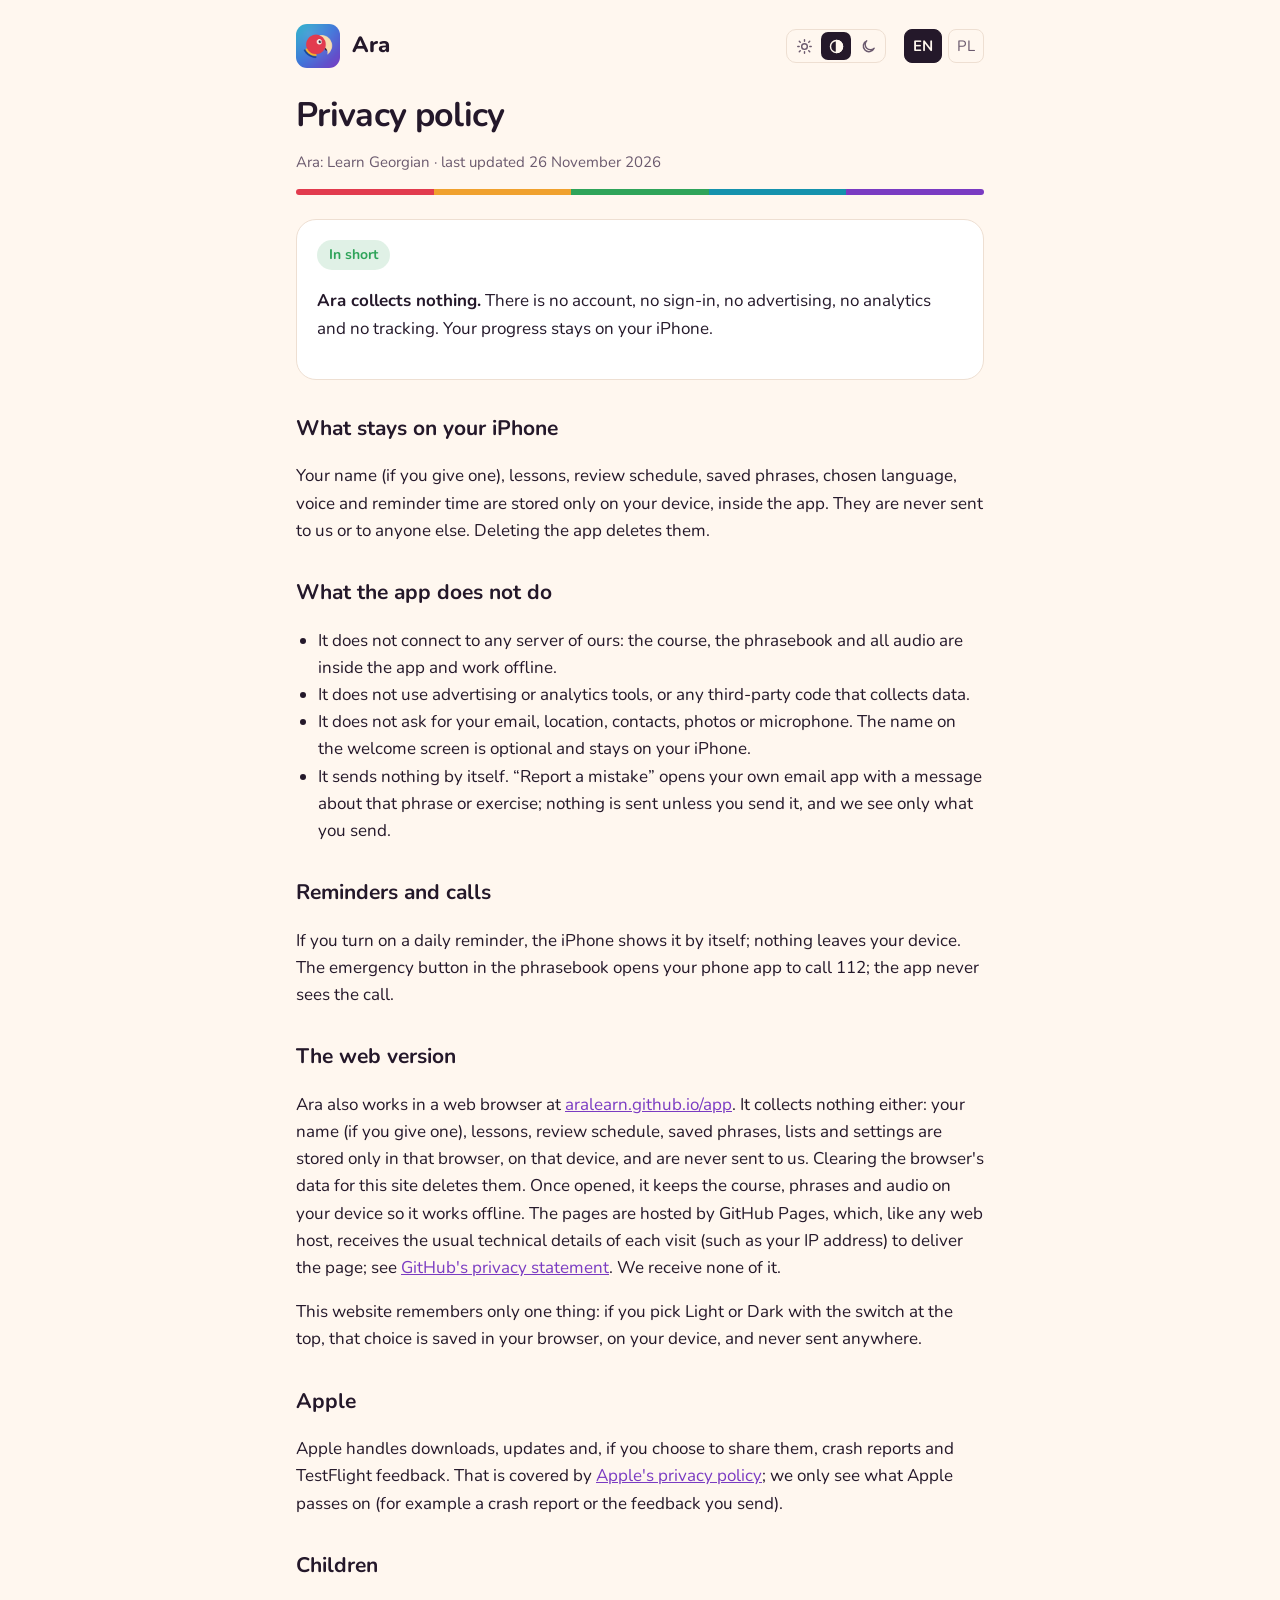
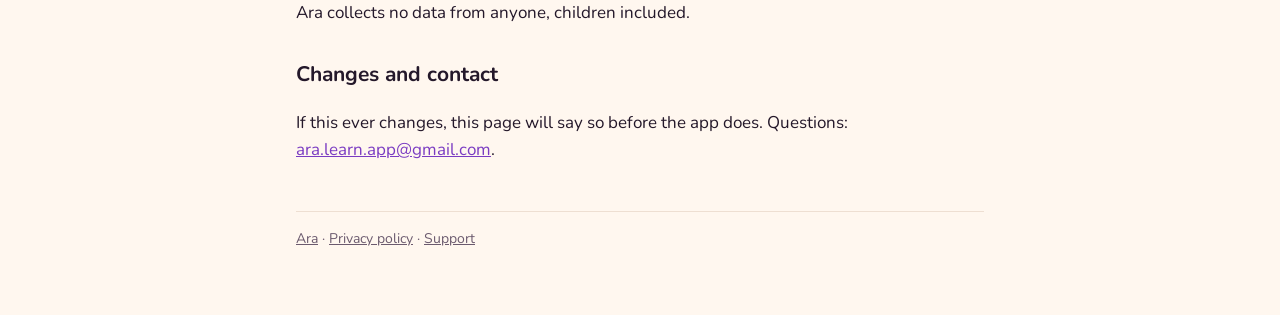
<file: privacy.html>
<!doctype html>
<html lang="en">
<head>
<meta charset="utf-8">
<meta name="viewport" content="width=device-width, initial-scale=1">
<title>Ara · Privacy</title>
<meta name="description" content="Ara: Learn Georgian collects no data. Your progress stays on your device.">
<link rel="alternate" hreflang="en" href="https://aralearn.github.io/privacy">
<link rel="alternate" hreflang="pl" href="https://aralearn.github.io/pl/privacy">
<link rel="icon" href="/favicon.png">
<link rel="apple-touch-icon" href="/apple-touch-icon.png">
<link rel="preconnect" href="https://fonts.googleapis.com">
<link rel="stylesheet" href="https://fonts.googleapis.com/css2?family=Nunito:wght@400;700;800&display=swap">
<script>(function(){var d=document.documentElement;try{var t=localStorage.getItem("ara-theme");if(t==="light"||t==="dark")d.setAttribute("data-theme",t)}catch(e){}d.classList.add("can-theme")})();</script>
<link rel="stylesheet" href="/style.css">
<script src="/site.js" defer></script>
</head>
<body>
<div class="wrap">
<header class="top">
  <a href="/"><img src="/icon.png" alt=""><span class="name">Ara</span></a>
  <div class="theme" role="group" aria-label="Theme"><button type="button" data-theme-choice="light" aria-pressed="false" aria-label="Light" title="Light"><svg viewBox="0 0 24 24" aria-hidden="true"><circle cx="12" cy="12" r="4"/><path d="M12 2.5v2M12 19.5v2M4.6 4.6L6 6M18 18l1.4 1.4M2.5 12h2M19.5 12h2M4.6 19.4L6 18M18 6l1.4-1.4"/></svg></button><button type="button" data-theme-choice="system" aria-pressed="false" aria-label="Automatic (follows your device)" title="Automatic (follows your device)"><svg viewBox="0 0 24 24" aria-hidden="true"><circle cx="12" cy="12" r="8.5"/><path d="M12 3.5v17a8.5 8.5 0 0 0 0-17z" fill="currentColor"/></svg></button><button type="button" data-theme-choice="dark" aria-pressed="false" aria-label="Dark" title="Dark"><svg viewBox="0 0 24 24" aria-hidden="true"><path d="M20 14.5A8 8 0 1 1 9.5 4a6.5 6.5 0 0 0 10.5 10.5z"/></svg></button></div>
  <nav class="lang" aria-label="Language"><a href="/privacy" hreflang="en" lang="en" aria-current="page">EN</a><a href="/pl/privacy" hreflang="pl" lang="pl">PL</a></nav>
</header>

<main>
<section>
<h1>Privacy policy</h1>
<p class="muted">Ara: Learn Georgian · last updated 26 November 2026</p>
<div class="stripe"></div>
<div class="card">
  <span class="pill">In short</span>
  <p><strong>Ara collects nothing.</strong> There is no account, no sign-in, no advertising, no analytics and no tracking. Your progress stays on your iPhone.</p>
</div>
<h2>What stays on your iPhone</h2>
<p>Your name (if you give one), lessons, review schedule, saved phrases, chosen language, voice and reminder time are stored only on your device, inside the app. They are never sent to us or to anyone else. Deleting the app deletes them.</p>
<h2>What the app does not do</h2>
<ul>
  <li>It does not connect to any server of ours: the course, the phrasebook and all audio are inside the app and work offline.</li>
  <li>It does not use advertising or analytics tools, or any third-party code that collects data.</li>
  <li>It does not ask for your email, location, contacts, photos or microphone. The name on the welcome screen is optional and stays on your iPhone.</li>
  <li>It sends nothing by itself. “Report a mistake” opens your own email app with a message about that phrase or exercise; nothing is sent unless you send it, and we see only what you send.</li>
</ul>
<h2>Reminders and calls</h2>
<p>If you turn on a daily reminder, the iPhone shows it by itself; nothing leaves your device. The emergency button in the phrasebook opens your phone app to call 112; the app never sees the call.</p>
<h2>The web version</h2>
<p>Ara also works in a web browser at <a href="/app/">aralearn.github.io/app</a>. It collects nothing either: your name (if you give one), lessons, review schedule, saved phrases, lists and settings are stored only in that browser, on that device, and are never sent to us. Clearing the browser's data for this site deletes them. Once opened, it keeps the course, phrases and audio on your device so it works offline. The pages are hosted by GitHub Pages, which, like any web host, receives the usual technical details of each visit (such as your IP address) to deliver the page; see <a href="https://docs.github.com/site-policy/privacy-policies/github-general-privacy-statement">GitHub's privacy statement</a>. We receive none of it.</p>
<p>This website remembers only one thing: if you pick Light or Dark with the switch at the top, that choice is saved in your browser, on your device, and never sent anywhere.</p>
<h2>Apple</h2>
<p>Apple handles downloads, updates and, if you choose to share them, crash reports and TestFlight feedback. That is covered by <a href="https://www.apple.com/legal/privacy/">Apple's privacy policy</a>; we only see what Apple passes on (for example a crash report or the feedback you send).</p>
<h2>Children</h2>
<p>Ara collects no data from anyone, children included.</p>
<h2>Changes and contact</h2>
<p>If this ever changes, this page will say so before the app does. Questions: <a href="mailto:ara.learn.app@gmail.com">ara.learn.app@gmail.com</a>.</p>
</section>
</main>
<footer>
  <a href="/">Ara</a> · <a href="/privacy">Privacy policy</a> · <a href="/support">Support</a>
</footer>
</div>
</body>
</html>
</file>
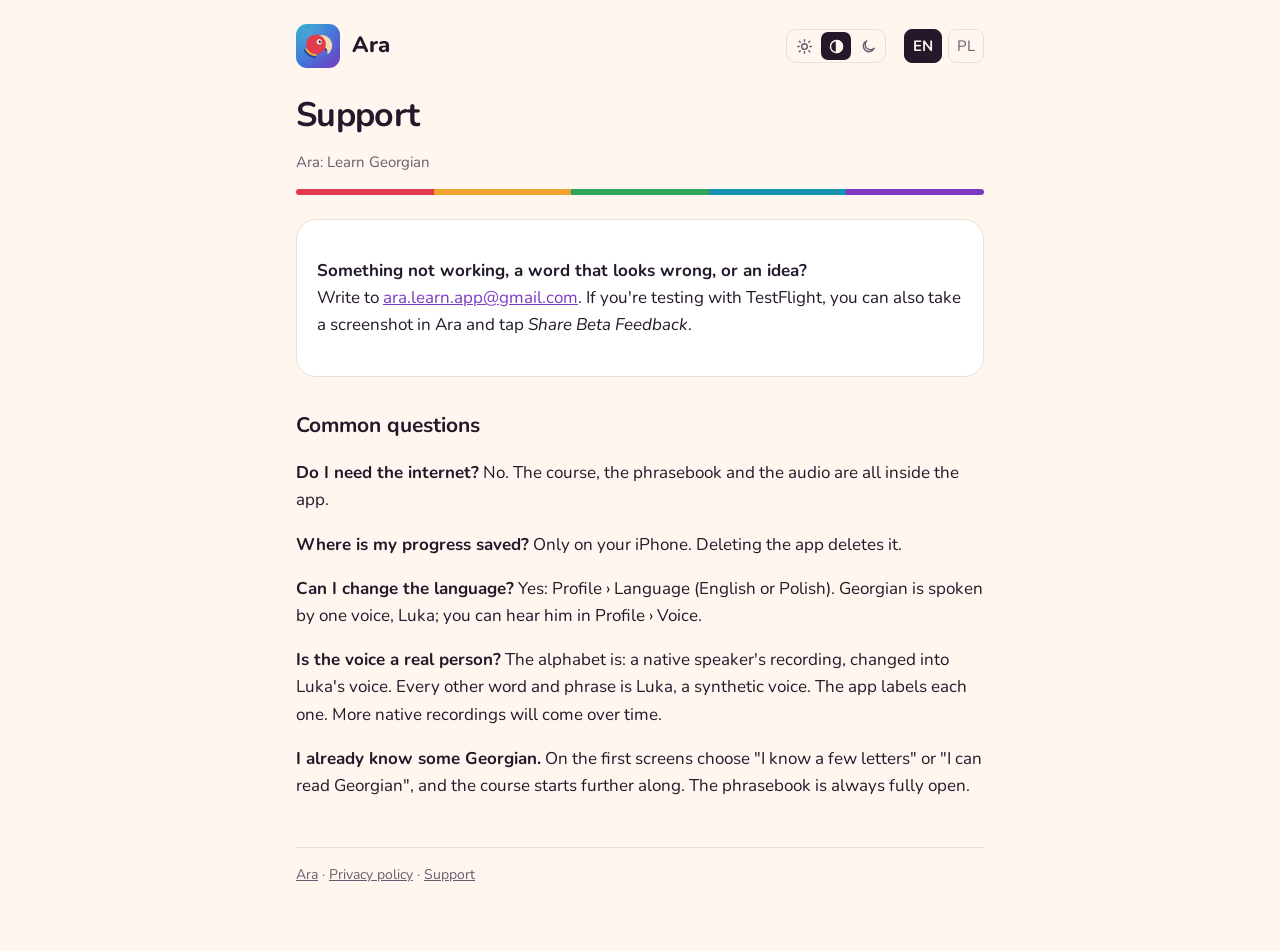
<file: support.html>
<!doctype html>
<html lang="en">
<head>
<meta charset="utf-8">
<meta name="viewport" content="width=device-width, initial-scale=1">
<title>Ara · Support</title>
<meta name="description" content="Help and contact for Ara: Learn Georgian.">
<link rel="alternate" hreflang="en" href="https://aralearn.github.io/support">
<link rel="alternate" hreflang="pl" href="https://aralearn.github.io/pl/support">
<link rel="icon" href="/favicon.png">
<link rel="apple-touch-icon" href="/apple-touch-icon.png">
<link rel="preconnect" href="https://fonts.googleapis.com">
<link rel="stylesheet" href="https://fonts.googleapis.com/css2?family=Nunito:wght@400;700;800&display=swap">
<script>(function(){var d=document.documentElement;try{var t=localStorage.getItem("ara-theme");if(t==="light"||t==="dark")d.setAttribute("data-theme",t)}catch(e){}d.classList.add("can-theme")})();</script>
<link rel="stylesheet" href="/style.css">
<script src="/site.js" defer></script>
</head>
<body>
<div class="wrap">
<header class="top">
  <a href="/"><img src="/icon.png" alt=""><span class="name">Ara</span></a>
  <div class="theme" role="group" aria-label="Theme"><button type="button" data-theme-choice="light" aria-pressed="false" aria-label="Light" title="Light"><svg viewBox="0 0 24 24" aria-hidden="true"><circle cx="12" cy="12" r="4"/><path d="M12 2.5v2M12 19.5v2M4.6 4.6L6 6M18 18l1.4 1.4M2.5 12h2M19.5 12h2M4.6 19.4L6 18M18 6l1.4-1.4"/></svg></button><button type="button" data-theme-choice="system" aria-pressed="false" aria-label="Automatic (follows your device)" title="Automatic (follows your device)"><svg viewBox="0 0 24 24" aria-hidden="true"><circle cx="12" cy="12" r="8.5"/><path d="M12 3.5v17a8.5 8.5 0 0 0 0-17z" fill="currentColor"/></svg></button><button type="button" data-theme-choice="dark" aria-pressed="false" aria-label="Dark" title="Dark"><svg viewBox="0 0 24 24" aria-hidden="true"><path d="M20 14.5A8 8 0 1 1 9.5 4a6.5 6.5 0 0 0 10.5 10.5z"/></svg></button></div>
  <nav class="lang" aria-label="Language"><a href="/support" hreflang="en" lang="en" aria-current="page">EN</a><a href="/pl/support" hreflang="pl" lang="pl">PL</a></nav>
</header>

<main>
<section>
<h1>Support</h1>
<p class="muted">Ara: Learn Georgian</p>
<div class="stripe"></div>
<div class="card">
  <p><strong>Something not working, a word that looks wrong, or an idea?</strong><br>
  Write to <a href="mailto:ara.learn.app@gmail.com">ara.learn.app@gmail.com</a>. If you're testing with TestFlight, you can also take a screenshot in Ara and tap <em>Share Beta Feedback</em>.</p>
</div>
<h2>Common questions</h2>
<p><strong>Do I need the internet?</strong> No. The course, the phrasebook and the audio are all inside the app.</p>
<p><strong>Where is my progress saved?</strong> Only on your iPhone. Deleting the app deletes it.</p>
<p><strong>Can I change the language?</strong> Yes: Profile › Language (English or Polish). Georgian is spoken by one voice, Luka; you can hear him in Profile › Voice.</p>
<p><strong>Is the voice a real person?</strong> The alphabet is: a native speaker's recording, changed into Luka's voice. Every other word and phrase is Luka, a synthetic voice. The app labels each one. More native recordings will come over time.</p>
<p><strong>I already know some Georgian.</strong> On the first screens choose "I know a few letters" or "I can read Georgian", and the course starts further along. The phrasebook is always fully open.</p>
</section>
</main>
<footer>
  <a href="/">Ara</a> · <a href="/privacy">Privacy policy</a> · <a href="/support">Support</a>
</footer>
</div>
</body>
</html>
</file>
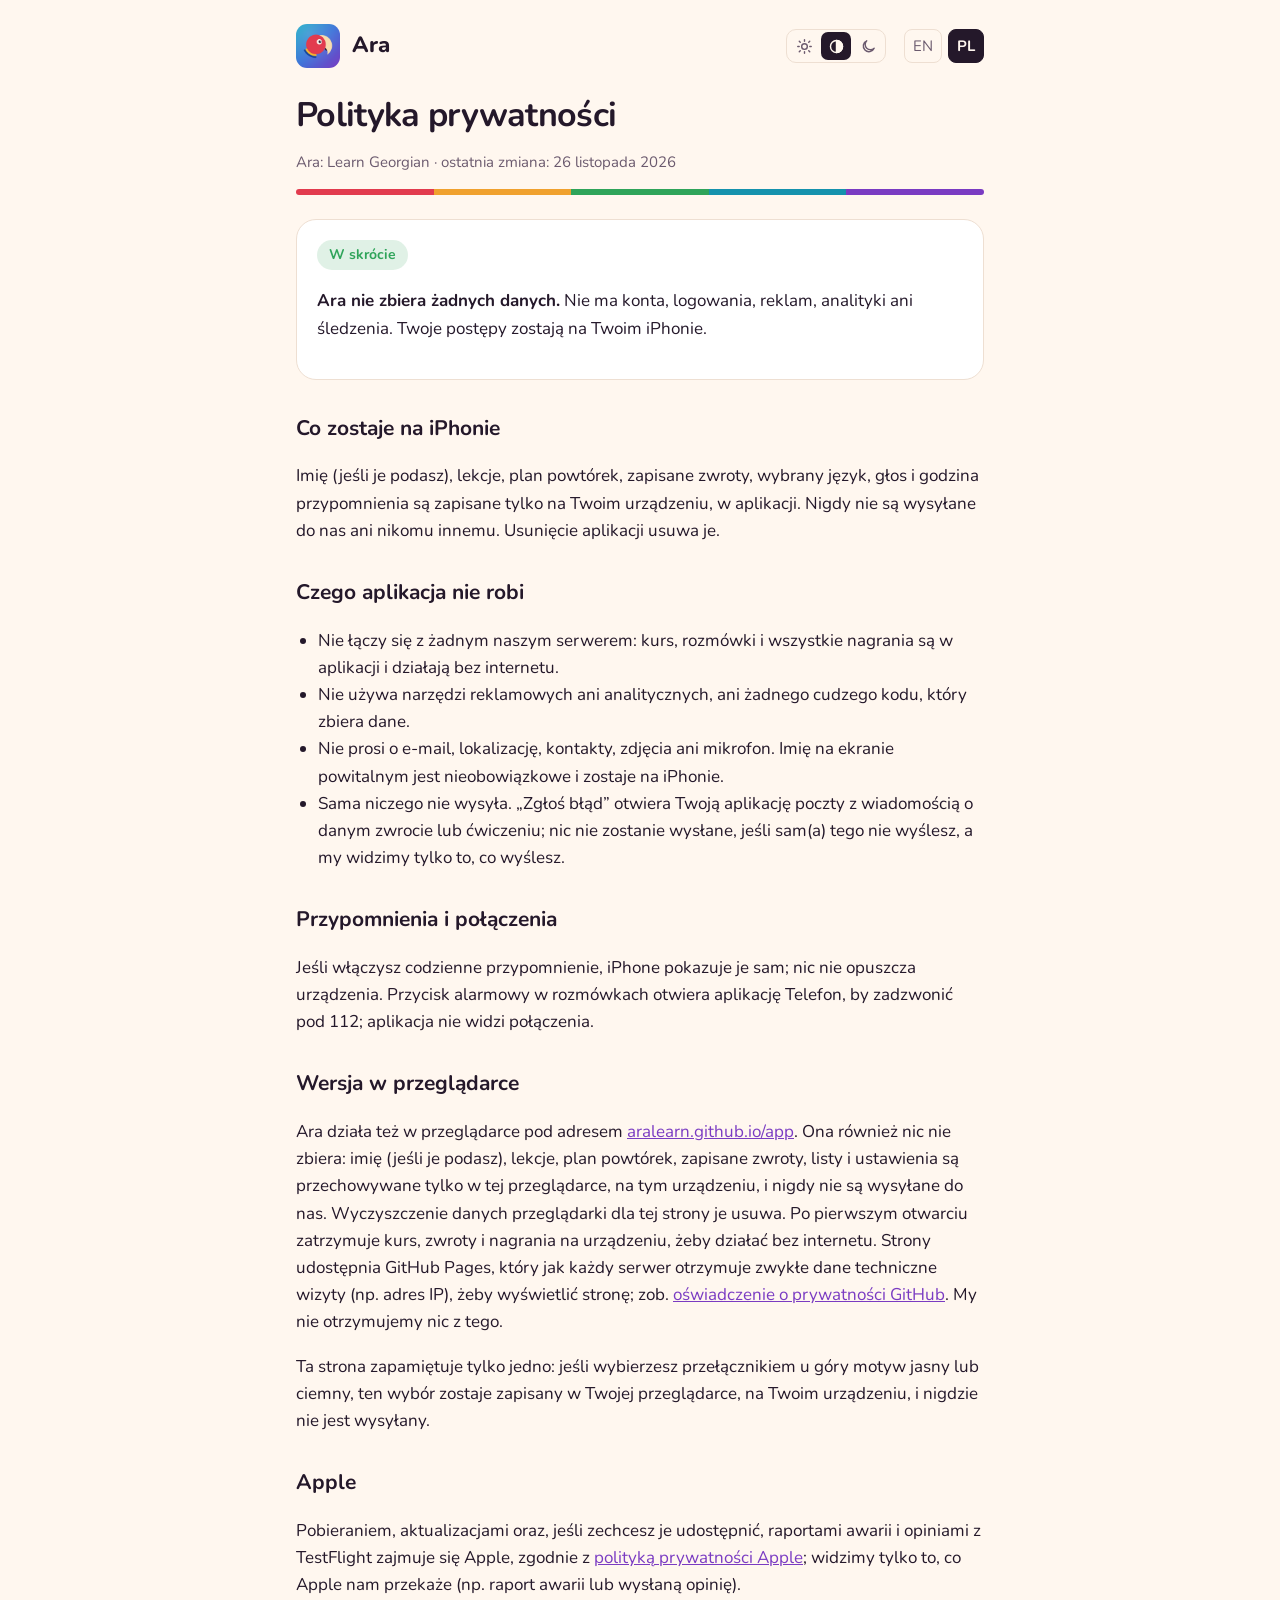
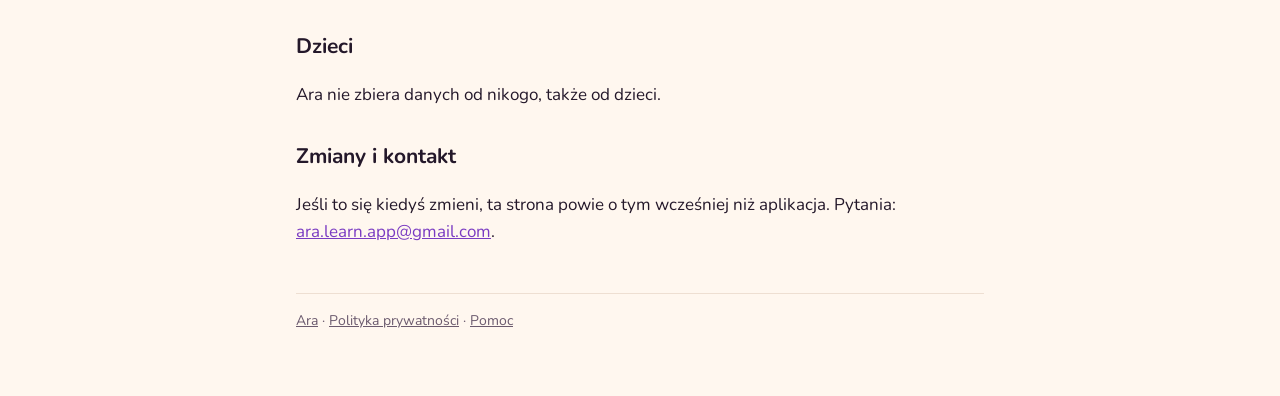
<file: pl/privacy.html>
<!doctype html>
<html lang="pl">
<head>
<meta charset="utf-8">
<meta name="viewport" content="width=device-width, initial-scale=1">
<title>Ara · Prywatność</title>
<meta name="description" content="Ara: Learn Georgian nie zbiera żadnych danych. Twoje postępy zostają na Twoim urządzeniu.">
<link rel="alternate" hreflang="en" href="https://aralearn.github.io/privacy">
<link rel="alternate" hreflang="pl" href="https://aralearn.github.io/pl/privacy">
<link rel="icon" href="/favicon.png">
<link rel="apple-touch-icon" href="/apple-touch-icon.png">
<link rel="preconnect" href="https://fonts.googleapis.com">
<link rel="stylesheet" href="https://fonts.googleapis.com/css2?family=Nunito:wght@400;700;800&display=swap">
<script>(function(){var d=document.documentElement;try{var t=localStorage.getItem("ara-theme");if(t==="light"||t==="dark")d.setAttribute("data-theme",t)}catch(e){}d.classList.add("can-theme")})();</script>
<link rel="stylesheet" href="/style.css">
<script src="/site.js" defer></script>
</head>
<body>
<div class="wrap">
<header class="top">
  <a href="/pl/"><img src="/icon.png" alt=""><span class="name">Ara</span></a>
  <div class="theme" role="group" aria-label="Motyw"><button type="button" data-theme-choice="light" aria-pressed="false" aria-label="Jasny" title="Jasny"><svg viewBox="0 0 24 24" aria-hidden="true"><circle cx="12" cy="12" r="4"/><path d="M12 2.5v2M12 19.5v2M4.6 4.6L6 6M18 18l1.4 1.4M2.5 12h2M19.5 12h2M4.6 19.4L6 18M18 6l1.4-1.4"/></svg></button><button type="button" data-theme-choice="system" aria-pressed="false" aria-label="Automatyczny (jak w urządzeniu)" title="Automatyczny (jak w urządzeniu)"><svg viewBox="0 0 24 24" aria-hidden="true"><circle cx="12" cy="12" r="8.5"/><path d="M12 3.5v17a8.5 8.5 0 0 0 0-17z" fill="currentColor"/></svg></button><button type="button" data-theme-choice="dark" aria-pressed="false" aria-label="Ciemny" title="Ciemny"><svg viewBox="0 0 24 24" aria-hidden="true"><path d="M20 14.5A8 8 0 1 1 9.5 4a6.5 6.5 0 0 0 10.5 10.5z"/></svg></button></div>
  <nav class="lang" aria-label="Język"><a href="/privacy" hreflang="en" lang="en">EN</a><a href="/pl/privacy" hreflang="pl" lang="pl" aria-current="page">PL</a></nav>
</header>

<main>
<section>
<h1>Polityka prywatności</h1>
<p class="muted">Ara: Learn Georgian · ostatnia zmiana: 26 listopada 2026</p>
<div class="stripe"></div>
<div class="card">
  <span class="pill">W skrócie</span>
  <p><strong>Ara nie zbiera żadnych danych.</strong> Nie ma konta, logowania, reklam, analityki ani śledzenia. Twoje postępy zostają na Twoim iPhonie.</p>
</div>
<h2>Co zostaje na iPhonie</h2>
<p>Imię (jeśli je podasz), lekcje, plan powtórek, zapisane zwroty, wybrany język, głos i godzina przypomnienia są zapisane tylko na Twoim urządzeniu, w aplikacji. Nigdy nie są wysyłane do nas ani nikomu innemu. Usunięcie aplikacji usuwa je.</p>
<h2>Czego aplikacja nie robi</h2>
<ul>
  <li>Nie łączy się z żadnym naszym serwerem: kurs, rozmówki i wszystkie nagrania są w aplikacji i działają bez internetu.</li>
  <li>Nie używa narzędzi reklamowych ani analitycznych, ani żadnego cudzego kodu, który zbiera dane.</li>
  <li>Nie prosi o e-mail, lokalizację, kontakty, zdjęcia ani mikrofon. Imię na ekranie powitalnym jest nieobowiązkowe i zostaje na iPhonie.</li>
  <li>Sama niczego nie wysyła. „Zgłoś błąd” otwiera Twoją aplikację poczty z wiadomością o danym zwrocie lub ćwiczeniu; nic nie zostanie wysłane, jeśli sam(a) tego nie wyślesz, a my widzimy tylko to, co wyślesz.</li>
</ul>
<h2>Przypomnienia i połączenia</h2>
<p>Jeśli włączysz codzienne przypomnienie, iPhone pokazuje je sam; nic nie opuszcza urządzenia. Przycisk alarmowy w rozmówkach otwiera aplikację Telefon, by zadzwonić pod 112; aplikacja nie widzi połączenia.</p>
<h2>Wersja w przeglądarce</h2>
<p>Ara działa też w przeglądarce pod adresem <a href="/app/">aralearn.github.io/app</a>. Ona również nic nie zbiera: imię (jeśli je podasz), lekcje, plan powtórek, zapisane zwroty, listy i ustawienia są przechowywane tylko w tej przeglądarce, na tym urządzeniu, i nigdy nie są wysyłane do nas. Wyczyszczenie danych przeglądarki dla tej strony je usuwa. Po pierwszym otwarciu zatrzymuje kurs, zwroty i nagrania na urządzeniu, żeby działać bez internetu. Strony udostępnia GitHub Pages, który jak każdy serwer otrzymuje zwykłe dane techniczne wizyty (np. adres IP), żeby wyświetlić stronę; zob. <a href="https://docs.github.com/site-policy/privacy-policies/github-general-privacy-statement">oświadczenie o prywatności GitHub</a>. My nie otrzymujemy nic z tego.</p>
<p>Ta strona zapamiętuje tylko jedno: jeśli wybierzesz przełącznikiem u góry motyw jasny lub ciemny, ten wybór zostaje zapisany w Twojej przeglądarce, na Twoim urządzeniu, i nigdzie nie jest wysyłany.</p>
<h2>Apple</h2>
<p>Pobieraniem, aktualizacjami oraz, jeśli zechcesz je udostępnić, raportami awarii i opiniami z TestFlight zajmuje się Apple, zgodnie z <a href="https://www.apple.com/pl/legal/privacy/">polityką prywatności Apple</a>; widzimy tylko to, co Apple nam przekaże (np. raport awarii lub wysłaną opinię).</p>
<h2>Dzieci</h2>
<p>Ara nie zbiera danych od nikogo, także od dzieci.</p>
<h2>Zmiany i kontakt</h2>
<p>Jeśli to się kiedyś zmieni, ta strona powie o tym wcześniej niż aplikacja. Pytania: <a href="mailto:ara.learn.app@gmail.com">ara.learn.app@gmail.com</a>.</p>
</section>
</main>
<footer>
  <a href="/pl/">Ara</a> · <a href="/pl/privacy">Polityka prywatności</a> · <a href="/pl/support">Pomoc</a>
</footer>
</div>
</body>
</html>
</file>
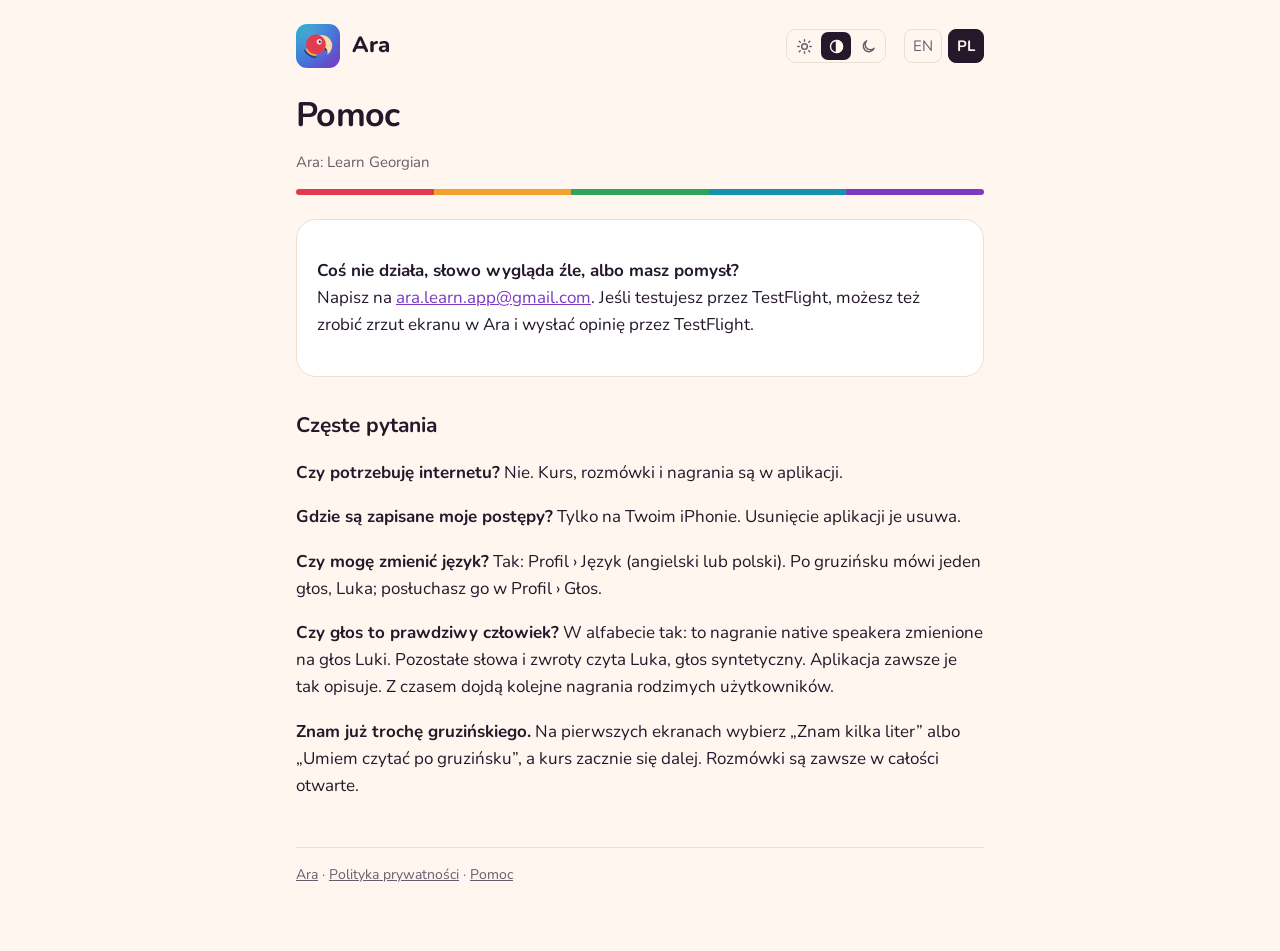
<file: pl/support.html>
<!doctype html>
<html lang="pl">
<head>
<meta charset="utf-8">
<meta name="viewport" content="width=device-width, initial-scale=1">
<title>Ara · Pomoc</title>
<meta name="description" content="Pomoc i kontakt: Ara, aplikacja do nauki gruzińskiego.">
<link rel="alternate" hreflang="en" href="https://aralearn.github.io/support">
<link rel="alternate" hreflang="pl" href="https://aralearn.github.io/pl/support">
<link rel="icon" href="/favicon.png">
<link rel="apple-touch-icon" href="/apple-touch-icon.png">
<link rel="preconnect" href="https://fonts.googleapis.com">
<link rel="stylesheet" href="https://fonts.googleapis.com/css2?family=Nunito:wght@400;700;800&display=swap">
<script>(function(){var d=document.documentElement;try{var t=localStorage.getItem("ara-theme");if(t==="light"||t==="dark")d.setAttribute("data-theme",t)}catch(e){}d.classList.add("can-theme")})();</script>
<link rel="stylesheet" href="/style.css">
<script src="/site.js" defer></script>
</head>
<body>
<div class="wrap">
<header class="top">
  <a href="/pl/"><img src="/icon.png" alt=""><span class="name">Ara</span></a>
  <div class="theme" role="group" aria-label="Motyw"><button type="button" data-theme-choice="light" aria-pressed="false" aria-label="Jasny" title="Jasny"><svg viewBox="0 0 24 24" aria-hidden="true"><circle cx="12" cy="12" r="4"/><path d="M12 2.5v2M12 19.5v2M4.6 4.6L6 6M18 18l1.4 1.4M2.5 12h2M19.5 12h2M4.6 19.4L6 18M18 6l1.4-1.4"/></svg></button><button type="button" data-theme-choice="system" aria-pressed="false" aria-label="Automatyczny (jak w urządzeniu)" title="Automatyczny (jak w urządzeniu)"><svg viewBox="0 0 24 24" aria-hidden="true"><circle cx="12" cy="12" r="8.5"/><path d="M12 3.5v17a8.5 8.5 0 0 0 0-17z" fill="currentColor"/></svg></button><button type="button" data-theme-choice="dark" aria-pressed="false" aria-label="Ciemny" title="Ciemny"><svg viewBox="0 0 24 24" aria-hidden="true"><path d="M20 14.5A8 8 0 1 1 9.5 4a6.5 6.5 0 0 0 10.5 10.5z"/></svg></button></div>
  <nav class="lang" aria-label="Język"><a href="/support" hreflang="en" lang="en">EN</a><a href="/pl/support" hreflang="pl" lang="pl" aria-current="page">PL</a></nav>
</header>

<main>
<section>
<h1>Pomoc</h1>
<p class="muted">Ara: Learn Georgian</p>
<div class="stripe"></div>
<div class="card">
  <p><strong>Coś nie działa, słowo wygląda źle, albo masz pomysł?</strong><br>
  Napisz na <a href="mailto:ara.learn.app@gmail.com">ara.learn.app@gmail.com</a>. Jeśli testujesz przez TestFlight, możesz też zrobić zrzut ekranu w Ara i wysłać opinię przez TestFlight.</p>
</div>
<h2>Częste pytania</h2>
<p><strong>Czy potrzebuję internetu?</strong> Nie. Kurs, rozmówki i nagrania są w aplikacji.</p>
<p><strong>Gdzie są zapisane moje postępy?</strong> Tylko na Twoim iPhonie. Usunięcie aplikacji je usuwa.</p>
<p><strong>Czy mogę zmienić język?</strong> Tak: Profil › Język (angielski lub polski). Po gruzińsku mówi jeden głos, Luka; posłuchasz go w Profil › Głos.</p>
<p><strong>Czy głos to prawdziwy człowiek?</strong> W alfabecie tak: to nagranie native speakera zmienione na głos Luki. Pozostałe słowa i zwroty czyta Luka, głos syntetyczny. Aplikacja zawsze je tak opisuje. Z czasem dojdą kolejne nagrania rodzimych użytkowników.</p>
<p><strong>Znam już trochę gruzińskiego.</strong> Na pierwszych ekranach wybierz „Znam kilka liter” albo „Umiem czytać po gruzińsku”, a kurs zacznie się dalej. Rozmówki są zawsze w całości otwarte.</p>
</section>
</main>
<footer>
  <a href="/pl/">Ara</a> · <a href="/pl/privacy">Polityka prywatności</a> · <a href="/pl/support">Pomoc</a>
</footer>
</div>
</body>
</html>
</file>
<file: style.css>
:root {
  --bg: #FFF7EF; --surface: #FFFFFF; --line: #EEDFD2;
  --ink: #24182A; --ink-soft: #6B5A6E;
  --pomegranate: #E23B4E; --saperavi: #7A3BC2; --gold: #F0A12E; --tkemali: #2FA45A; --blacksea: #1592AD;
  --phone-shadow: rgba(36, 24, 42, 0.28); --tile-icon: #FFFFFF;
  color-scheme: light dark;
}
/* Dark colours: when the device is dark (unless the visitor chose Light), or when the visitor
   chose Dark with the switch in the header (data-theme on <html>, saved by site.js). */
@media (prefers-color-scheme: dark) {
  :root:not([data-theme="light"]) {
  --bg: #120E18; --surface: #1E1828; --line: #382E45;
  --ink: #F8F2EC; --ink-soft: #BDB1C2;
  --pomegranate: #FF5D6E; --saperavi: #B07CF0; --gold: #FFC25C; --tkemali: #5AD585; --blacksea: #3FC6E0;
  --phone-shadow: rgba(0, 0, 0, 0.6); --tile-icon: #120E18;
  }
}
:root[data-theme="dark"] {
  --bg: #120E18; --surface: #1E1828; --line: #382E45;
  --ink: #F8F2EC; --ink-soft: #BDB1C2;
  --pomegranate: #FF5D6E; --saperavi: #B07CF0; --gold: #FFC25C; --tkemali: #5AD585; --blacksea: #3FC6E0;
  --phone-shadow: rgba(0, 0, 0, 0.6); --tile-icon: #120E18;
  color-scheme: dark;
}
:root[data-theme="light"] { color-scheme: light; }
* { box-sizing: border-box; }
html { -webkit-text-size-adjust: 100%; }
body {
  margin: 0; background: var(--bg); color: var(--ink);
  font: 17px/1.6 "Nunito", ui-rounded, -apple-system, BlinkMacSystemFont, "Segoe UI", system-ui, sans-serif;
}
.wrap { max-width: 720px; margin: 0 auto; padding: 24px 16px 64px; }
header.top { display: flex; align-items: center; gap: 12px; margin-bottom: 28px; }
header.top a { display: flex; align-items: center; gap: 12px; color: inherit; text-decoration: none; }
header.top img { width: 44px; height: 44px; border-radius: 11px; }
header.top .name { font-weight: 800; font-size: 22px; letter-spacing: -0.01em; }
header.top > a:first-child { margin-right: auto; }
nav.lang { font-size: 15px; display: flex; gap: 6px; }
/* Theme switch: Light, Automatic (follows the device), Dark. Shown only when the script runs. */
.theme { display: none; gap: 2px; padding: 2px; border: 1px solid var(--line); border-radius: 10px; margin-right: 6px; }
.can-theme .theme { display: flex; }
.theme button { display: grid; place-items: center; width: 30px; height: 28px; padding: 0; border: 0; border-radius: 7px;
  background: none; color: var(--ink-soft); cursor: pointer; }
.theme button:hover { color: var(--ink); }
.theme button[aria-pressed="true"] { background: var(--ink); color: var(--bg); }
.theme button:focus-visible, nav.lang a:focus-visible { outline: 2px solid var(--saperavi); outline-offset: 2px; }
.theme svg { width: 17px; height: 17px; fill: none; stroke: currentColor; stroke-width: 2; stroke-linecap: round; stroke-linejoin: round; }
nav.lang a { color: var(--ink-soft); text-decoration: none; padding: 4px 8px; border-radius: 8px; border: 1px solid var(--line); }
h1 { font-size: 34px; line-height: 1.15; margin: 0 0 8px; letter-spacing: -0.02em; }
h2 { font-size: 21px; margin: 32px 0 8px; }
p, li { color: var(--ink); }
.muted { color: var(--ink-soft); font-size: 15px; }
a { color: var(--saperavi); }
.card {
  background: var(--surface); border: 1px solid var(--line); border-radius: 20px;
  padding: 20px; margin: 20px 0;
}
.pill {
  display: inline-block; font-weight: 700; font-size: 14px; padding: 4px 12px; border-radius: 999px;
  background: color-mix(in srgb, var(--tkemali) 15%, transparent); color: var(--tkemali);
}
.hero { display: flex; gap: 24px; align-items: center; flex-wrap: wrap; }
.hero img { width: 150px; height: auto; }
.hero div { flex: 1 1 260px; }
.stripe { height: 6px; border-radius: 3px; margin: 8px 0 24px;
  background: linear-gradient(90deg, var(--pomegranate) 0 20%, var(--gold) 20% 40%, var(--tkemali) 40% 60%, var(--blacksea) 60% 80%, var(--saperavi) 80%); }
ul { padding-left: 22px; }
footer { margin-top: 48px; color: var(--ink-soft); font-size: 14px; border-top: 1px solid var(--line); padding-top: 16px; }
footer a { color: var(--ink-soft); }
hr.lang-break { border: 0; border-top: 1px dashed var(--line); margin: 48px 0 8px; }
.try { margin: 8px 0 24px; }
.cta {
  display: inline-block; padding: 14px 26px; border-radius: 16px; background: #E23B4E; color: #fff;
  font-weight: 800; font-size: 18px; text-decoration: none; box-shadow: 0 5px 0 #A9213A; transition: transform 0.15s, box-shadow 0.15s;
}
.cta:hover { transform: translateY(1px); box-shadow: 0 4px 0 #A9213A; }
.cta:active { transform: translateY(4px); box-shadow: 0 1px 0 #A9213A; }
.try .muted { margin-top: 14px; }

/* ---------- Language switch: the current language is filled ---------- */
nav.lang a[aria-current="page"] { background: var(--ink); color: var(--bg); border-color: var(--ink); font-weight: 700; }
nav.lang a:hover:not([aria-current]) { border-color: var(--ink-soft); color: var(--ink); }

/* ---------- Home page (made by tools/make_home.py) ---------- */
.wrap.wide { max-width: 1120px; }
.home h2 { font-size: clamp(28px, 4vw, 40px); line-height: 1.1; letter-spacing: -0.02em; margin: 0 0 10px; font-weight: 900; }
.home .lead { font-size: 18px; color: var(--ink-soft); max-width: 46ch; }
.hl { color: var(--pomegranate); }

/* iPhone frame: the screenshot sits under /frame.webp (978 x 2000), whose screen is see-through:
   the opening runs from x 52 to 926 and y 50 to 1950 with ~138px corners. The screenshot fills it top to
   bottom (so its Dynamic Island lies exactly under the frame's), with smaller corners hidden under the bezel. */
.phone { position: relative; aspect-ratio: 978 / 2000; filter: drop-shadow(0 26px 28px var(--phone-shadow)); }
.phone .screen { position: absolute; left: 5.317%; top: 2.5%; width: 89.366%; height: 95%; border-radius: 13% / 6%; overflow: hidden; background: #000; }
.phone .screen img { display: block; width: 100%; height: 100%; object-fit: cover; }
.phone .frame { position: absolute; inset: 0; width: 100%; height: 100%; pointer-events: none; }

/* Hero: words on the left, three phones fanned out on the right */
.hero2 { display: grid; grid-template-columns: 1fr 1.05fr; gap: 40px; align-items: start; padding: 24px 0 32px; }
/* Phones at the top, not centred on the words: the Polish text is longer and would push them down. */
.hero2 h1 { font-size: clamp(38px, 5.6vw, 62px); line-height: 1.04; letter-spacing: -0.03em; font-weight: 900; margin: 14px 0 16px; }
.hero2 .pill { background: color-mix(in srgb, var(--saperavi) 14%, transparent); color: var(--saperavi); }
.fan { position: relative; aspect-ratio: 1 / 1.02; }
.fan .glow { position: absolute; inset: 8% 4% 4%; border-radius: 50%; filter: blur(40px); opacity: 0.55;
  background: conic-gradient(from 200deg, var(--pomegranate), var(--gold), var(--tkemali), var(--blacksea), var(--saperavi), var(--pomegranate)); }
.fan .phone { position: absolute; }
.fan .center { width: 44%; left: 28%; top: 0; z-index: 2; }
.fan .left { width: 37%; left: 2%; top: 11%; transform: rotate(-7deg); }
.fan .right { width: 37%; right: 2%; top: 11%; transform: rotate(7deg); }
.fan .mascot { position: absolute; width: 21%; height: auto; right: -2%; bottom: -4%; z-index: 3; transform: rotate(6deg);
  filter: drop-shadow(0 8px 12px rgba(36, 24, 42, 0.25)); }

/* What's in Ara: words scroll on the left, one phone stays put on the right and changes screen */
.walk { padding: 40px 0 8px; }
.walk-head { margin-bottom: 8px; }
.walk-grid { display: grid; grid-template-columns: 1fr 0.8fr; gap: 56px; }
.step { min-height: min(92vh, 760px); display: grid; align-content: center; gap: 12px; padding: 32px 0; }
.js .step { opacity: 0.3; transition: opacity 0.35s; }
.js .step.is-active { opacity: 1; }
.step .art { display: none; }
.chip { justify-self: start; font-weight: 800; font-size: 14px; letter-spacing: 0.02em; padding: 5px 14px; border-radius: 999px;
  color: var(--ink); background: color-mix(in srgb, var(--c) 18%, transparent); display: inline-flex; align-items: center; gap: 8px; }
.chip::before { content: ""; width: 9px; height: 9px; border-radius: 50%; background: var(--c); }
.step h3 { font-size: clamp(28px, 3.4vw, 42px); line-height: 1.08; letter-spacing: -0.02em; font-weight: 900; margin: 0; }
.step p { margin: 0; color: var(--ink-soft); font-size: 18px; max-width: 44ch; }
.step .list { list-style: none; padding: 0; margin: 4px 0 0; display: grid; grid-template-columns: repeat(2, minmax(0, 1fr)); gap: 6px 24px; max-width: 520px; }
.step .list li { position: relative; padding-left: 20px; font-size: 16px; color: var(--ink); }
.step .list li::before { content: ""; position: absolute; left: 2px; top: 0.55em; width: 9px; height: 9px; border-radius: 50%; background: var(--c); }
.step .list li:last-child:nth-child(odd) { grid-column: 1 / -1; }
.pin-in { position: sticky; top: max(24px, calc(50vh - 340px)); display: grid; justify-items: center; gap: 22px; padding: 24px 0; }
.stack { position: relative; width: min(100%, 320px, calc((100vh - 120px) * 0.46)); aspect-ratio: 603 / 1311; }
.stack::before { content: ""; position: absolute; inset: 6% -18% 0; border-radius: 50%; filter: blur(46px); opacity: 0.45;
  background: var(--glow, var(--pomegranate)); transition: background 0.5s; }
.stack .shot { position: absolute; inset: 0; opacity: 0; transform: translateY(14px) scale(0.98); transition: opacity 0.45s, transform 0.45s; }
.stack .shot.on { opacity: 1; transform: none; }
.stack .phone { width: 100%; }
.ticks { display: flex; gap: 6px; }
.ticks i { width: 18px; height: 5px; border-radius: 3px; background: var(--line); transition: width 0.3s, background 0.3s; }
.ticks i.on { width: 40px; background: var(--c); }

/* A few more things: coloured tiles */
.tiles-sec { padding: 56px 0 8px; }
.tiles { display: grid; grid-template-columns: repeat(3, minmax(0, 1fr)); gap: 16px; margin-top: 20px; }
.tile { border-radius: 24px; padding: 22px 22px 24px; background: color-mix(in srgb, var(--c) 13%, var(--surface));
  border: 1px solid color-mix(in srgb, var(--c) 28%, transparent); }
.tile svg { width: 40px; height: 40px; padding: 8px; border-radius: 12px; background: var(--c); color: #fff;
  fill: none; stroke: currentColor; stroke-width: 1.8; color: var(--tile-icon); stroke-linecap: round; stroke-linejoin: round; }
.tile[style*="--ink"] svg { color: var(--bg); }
.tile h3 { font-size: 20px; margin: 14px 0 4px; font-weight: 800; }
.tile p { margin: 0; color: var(--ink-soft); font-size: 16px; }


/* The end: one more invitation */
.end { text-align: center; margin: 64px 0 0; padding: 44px 20px 40px; border-radius: 28px; background: var(--surface); border: 1px solid var(--line); }
.end h2 { margin-bottom: 6px; }
.end p { color: var(--ink-soft); margin: 0 0 22px; }
.end .muted { margin: 18px 0 0; }

@media (max-width: 860px) {
  .hero2 { grid-template-columns: 1fr; gap: 12px; }
  .fan { max-width: 460px; width: 100%; margin: 8px auto 0; }
  .walk-grid { grid-template-columns: 1fr; gap: 0; }
  .pin { display: none; }
  .js .step, .step { opacity: 1; min-height: 0; padding: 36px 0 8px; }
  .step .art { display: block; justify-self: center; width: min(68%, 260px); margin-bottom: 12px; }
  .tiles { grid-template-columns: repeat(2, minmax(0, 1fr)); }
}
@media (max-width: 520px) {
  .tiles { grid-template-columns: 1fr; }
  .step .list { grid-template-columns: 1fr; }
  .step .list li:last-child:nth-child(odd) { grid-column: auto; }
  .home .lead, .step p { font-size: 17px; }
}
@media (prefers-reduced-motion: reduce) {
  .js .step, .stack .shot, .ticks i, .stack::before { transition: none; }
  .stack .shot { transform: none; }
}
</file>
